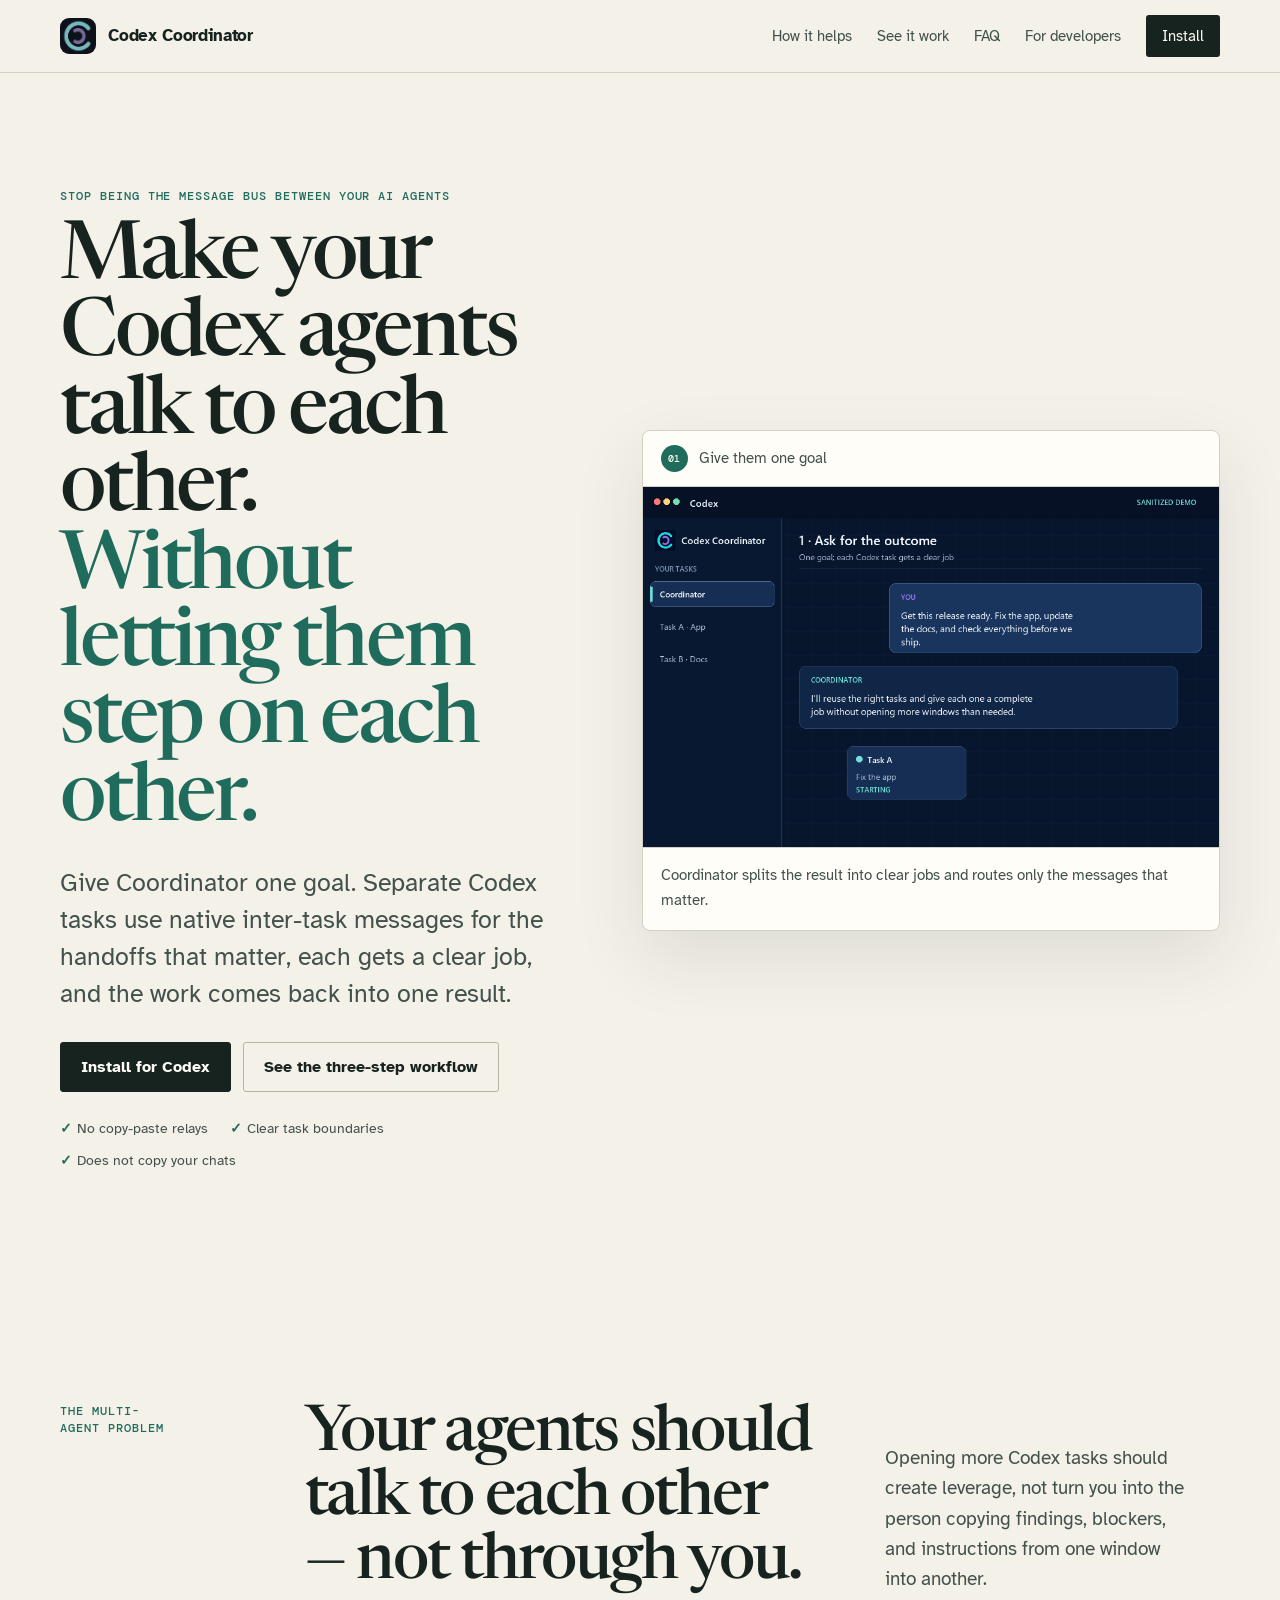
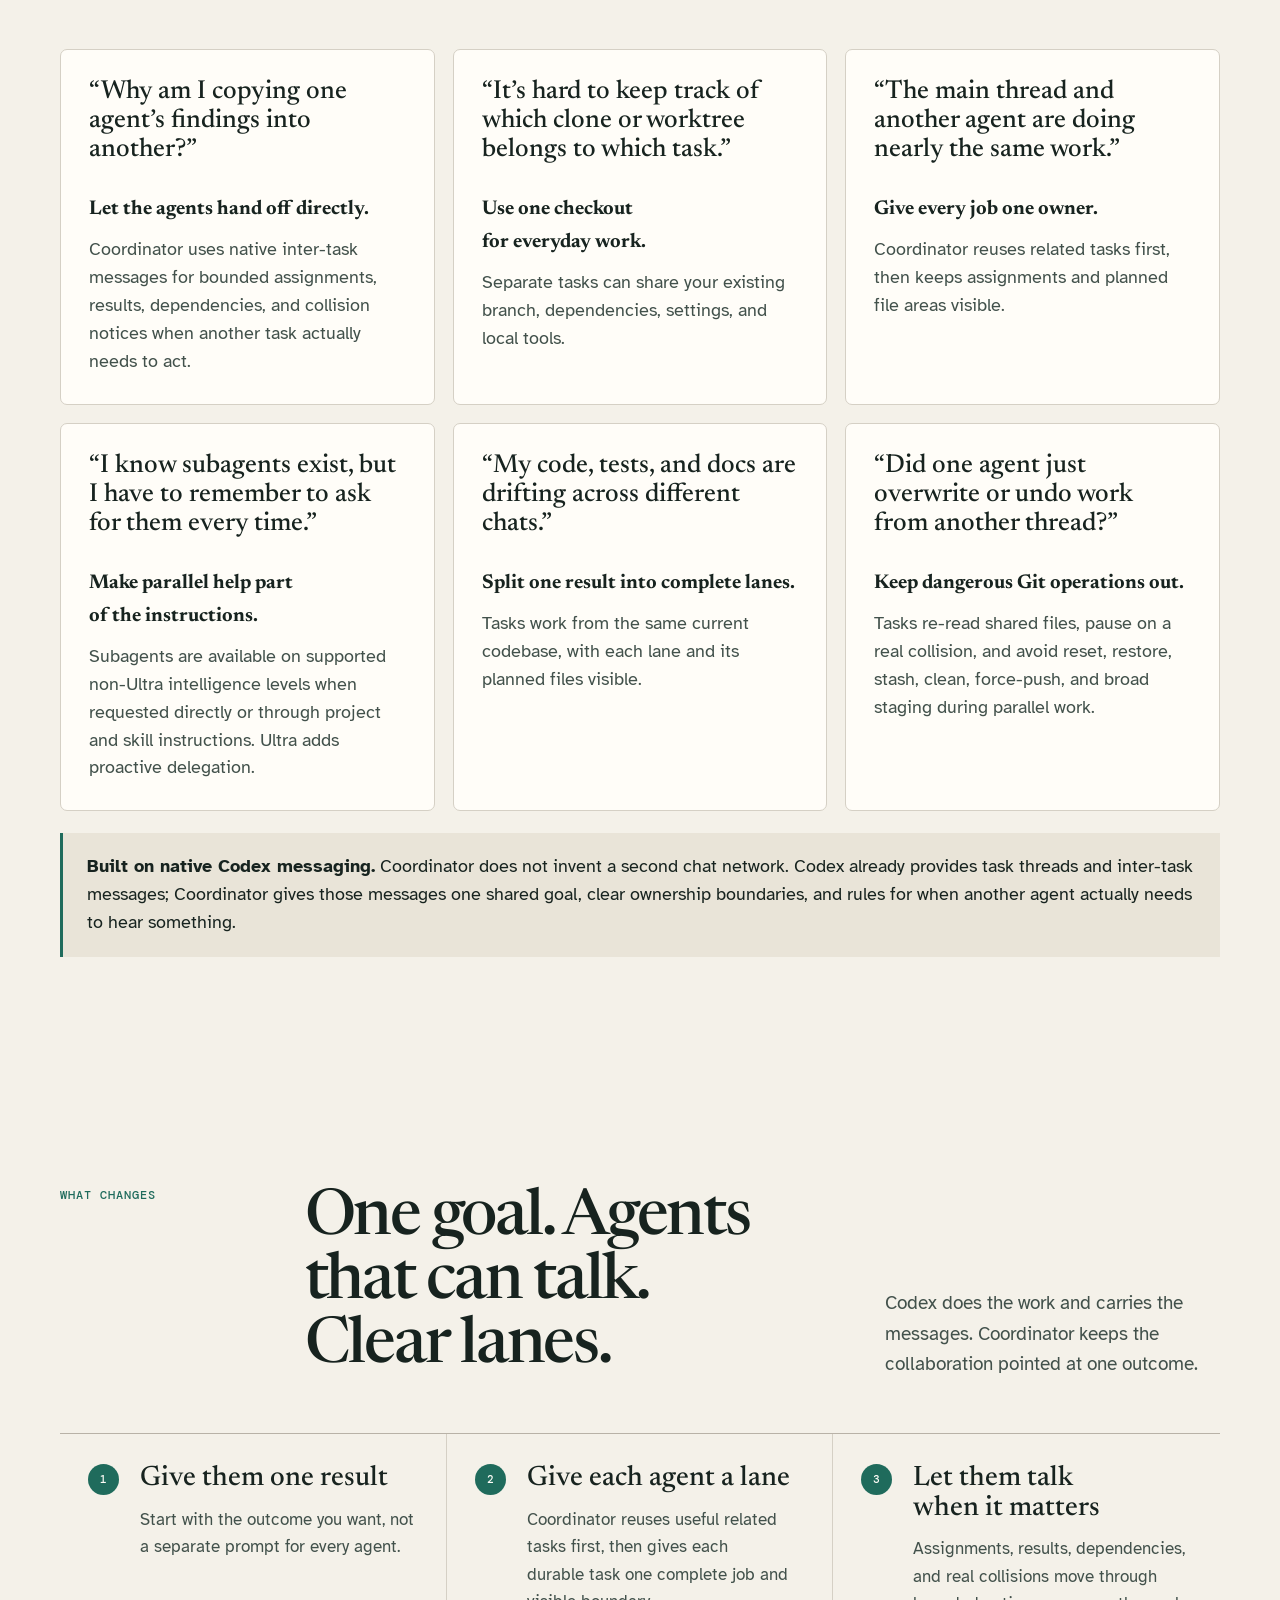
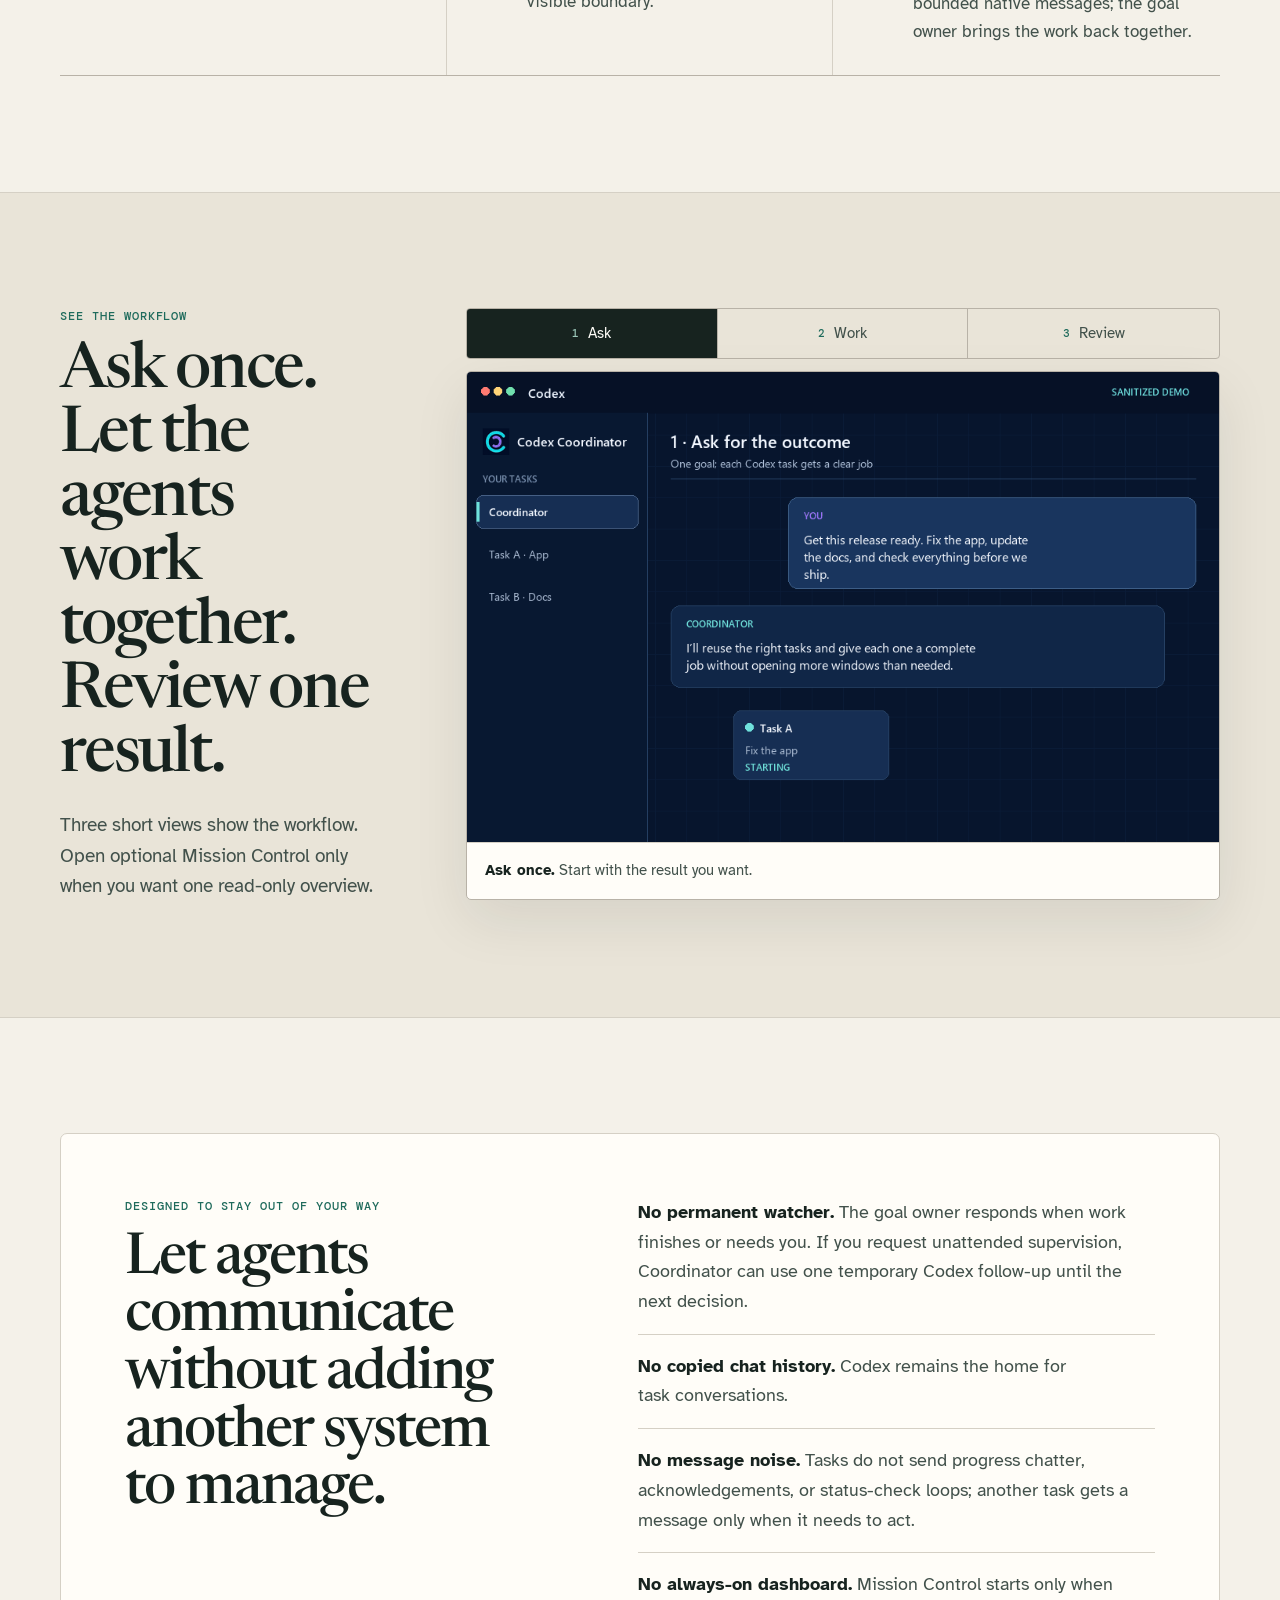
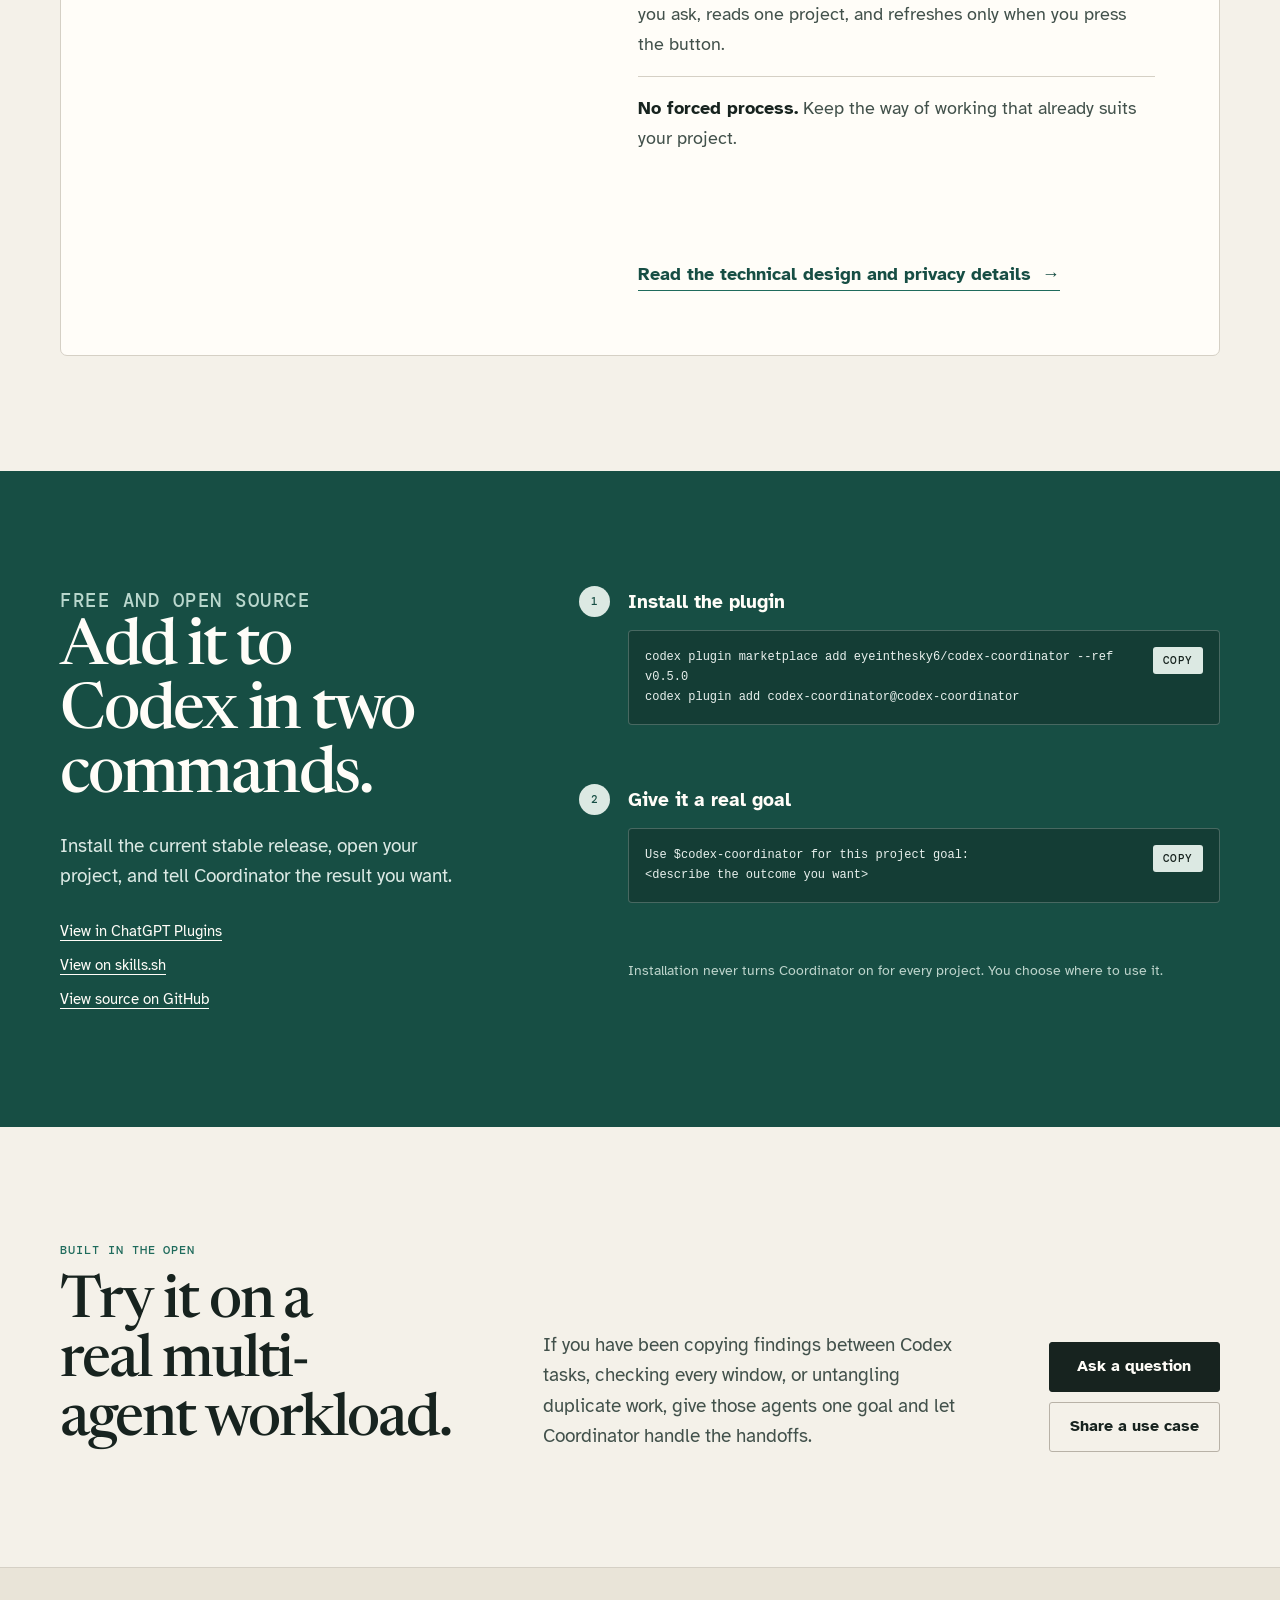
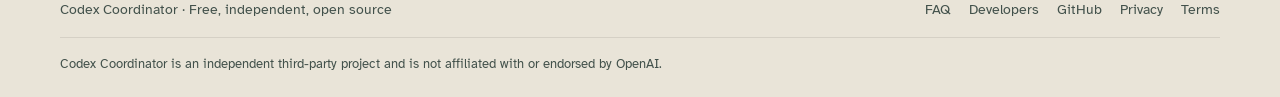
<file: site/index.html>
<!doctype html>
<html lang="en">
<head>
  <meta charset="utf-8">
  <meta name="viewport" content="width=device-width, initial-scale=1">
  <title>Codex Coordinator — Make your Codex agents talk to each other</title>
  <meta name="description" content="Let separate Codex tasks pass findings, handoffs, dependencies, and blockers through native messaging while Coordinator keeps each agent in a clear lane and brings the work back into one result.">
  <meta name="robots" content="index,follow,max-image-preview:large,max-snippet:-1">
  <meta name="google-site-verification" content="NMvrZiG-hLYRIF4eme-25FTskwq9YfP_Yt5hhco7q2k">
  <meta name="theme-color" content="#f4f1e9">
  <link rel="canonical" href="https://eyeinthesky6.github.io/codex-coordinator/">
  <link rel="sitemap" type="application/xml" href="https://eyeinthesky6.github.io/codex-coordinator/sitemap.xml">
  <link rel="icon" href="assets/logo.png" type="image/png">
  <meta property="og:type" content="website">
  <meta property="og:site_name" content="Codex Coordinator">
  <meta property="og:title" content="Make your Codex agents talk to each other">
  <meta property="og:description" content="Stop relaying updates between Codex windows. Give several agents one goal, clear lanes, and bounded native inter-task communication.">
  <meta property="og:url" content="https://eyeinthesky6.github.io/codex-coordinator/">
  <meta property="og:image" content="https://eyeinthesky6.github.io/codex-coordinator/assets/logo.png">
  <meta name="twitter:card" content="summary">
  <meta name="twitter:title" content="Codex Coordinator — Agents that can talk">
  <meta name="twitter:description" content="Let Codex agents hand off findings and blockers without making you the message bus between task windows.">
  <meta name="twitter:image" content="https://eyeinthesky6.github.io/codex-coordinator/assets/logo.png">
  <link rel="preconnect" href="https://fonts.googleapis.com">
  <link rel="preconnect" href="https://fonts.gstatic.com" crossorigin>
  <link href="https://fonts.googleapis.com/css2?family=Atkinson+Hyperlegible:wght@400;700&amp;family=DM+Mono:wght@400;500&amp;family=Newsreader:opsz,wght@6..72,500;6..72,600&amp;display=swap" rel="stylesheet">
  <link rel="stylesheet" href="styles.css">
  <script type="application/ld+json">
  {
    "@context": "https://schema.org",
    "@graph": [
      {
        "@type": "WebSite",
        "@id": "https://eyeinthesky6.github.io/codex-coordinator/#website",
        "url": "https://eyeinthesky6.github.io/codex-coordinator/",
        "name": "Codex Coordinator",
        "description": "Let separate Codex tasks communicate through native inter-task messaging while keeping clear ownership boundaries around one repository goal.",
        "inLanguage": "en"
      },
      {
        "@type": "SoftwareApplication",
        "@id": "https://eyeinthesky6.github.io/codex-coordinator/#software",
        "name": "Codex Coordinator",
        "applicationCategory": "DeveloperApplication",
        "operatingSystem": ["Windows", "macOS", "Linux"],
        "softwareVersion": "0.5.0",
        "softwareRequirements": "OpenAI Codex with plugin support; Git; Python 3.10 or newer",
        "description": "Lets Codex tasks exchange bounded assignments, results, dependencies, and collision notices through native messaging while keeping one repository goal divided into clear owned lanes.",
        "url": "https://eyeinthesky6.github.io/codex-coordinator/",
        "codeRepository": "https://github.com/eyeinthesky6/codex-coordinator",
        "isAccessibleForFree": true,
        "offers": {"@type":"Offer","price":"0","priceCurrency":"USD"},
        "sameAs": [
          "https://github.com/eyeinthesky6/codex-coordinator",
          "https://chatgpt.com/plugins/plugins_6a5c8cb6a5648191a43a76e6a1e637d8",
          "https://skills.sh/eyeinthesky6/codex-coordinator/codex-coordinator"
        ],
        "license": "https://opensource.org/license/mit",
        "author": {"@type":"Organization","name":"Six Ideas"}
      }
    ]
  }
  </script>
</head>
<body id="top">
  <a class="skip-link" href="#main-content">Skip to main content</a>

  <header class="site-header">
    <nav class="nav shell" aria-label="Primary navigation">
      <a class="brand" href="index.html"><img src="assets/logo.png" alt="" width="36" height="36">Codex Coordinator</a>
      <div class="nav-links">
        <a href="#how">How it helps</a>
        <a href="#demo">See it work</a>
        <a href="faq.html">FAQ</a>
        <a href="developers.html">For developers</a>
        <a class="nav-cta" href="#install">Install</a>
      </div>
    </nav>
  </header>

  <main id="main-content">
    <section class="hero shell">
      <div class="hero-copy">
        <p class="eyebrow">Stop being the message bus between your AI agents</p>
        <h1>Make your Codex agents talk to each other. <em>Without letting them step on each other.</em></h1>
        <p class="lede">Give Coordinator one goal. Separate Codex tasks use native inter-task messages for the handoffs that matter, each gets a clear job, and the work comes back into one result.</p>
        <div class="actions">
          <a class="button primary" href="#install">Install for Codex</a>
          <a class="button quiet" href="#demo">See the three-step workflow</a>
        </div>
        <ul class="trust-row" aria-label="Product highlights">
          <li>No copy-paste relays</li>
          <li>Clear task boundaries</li>
          <li>Does not copy your chats</li>
        </ul>
      </div>

      <figure class="hero-visual">
        <div class="visual-label"><span>01</span> Give them one goal</div>
        <img src="assets/demos/01-ask-and-split.gif" alt="A Codex goal being divided into a few clear tasks" width="960" height="600">
        <figcaption>Coordinator splits the result into clear jobs and routes only the messages that matter.</figcaption>
      </figure>
    </section>

    <section class="section shell" id="pain" aria-labelledby="pain-heading">
      <div class="section-heading">
        <p class="eyebrow">The multi-agent problem</p>
        <h2 id="pain-heading">Your agents should talk to each other — not through you.</h2>
        <p>Opening more Codex tasks should create leverage, not turn you into the person copying findings, blockers, and instructions from one window into another.</p>
      </div>
      <div class="pain-grid">
        <article class="pain-card"><blockquote>“Why am I copying one agent’s findings into another?”</blockquote><h3>Let the agents hand off directly.</h3><p>Coordinator uses native inter-task messages for bounded assignments, results, dependencies, and collision notices when another task actually needs to act.</p></article>
        <article class="pain-card"><blockquote>“It’s hard to keep track of which clone or worktree belongs to which task.”</blockquote><h3>Use one checkout for everyday work.</h3><p>Separate tasks can share your existing branch, dependencies, settings, and local tools.</p></article>
        <article class="pain-card"><blockquote>“The main thread and another agent are doing nearly the same work.”</blockquote><h3>Give every job one owner.</h3><p>Coordinator reuses related tasks first, then keeps assignments and planned file areas visible.</p></article>
        <article class="pain-card"><blockquote>“I know subagents exist, but I have to remember to ask for them every time.”</blockquote><h3>Make parallel help part of the instructions.</h3><p>Subagents are available on supported non-Ultra intelligence levels when requested directly or through project and skill instructions. Ultra adds proactive delegation.</p></article>
        <article class="pain-card"><blockquote>“My code, tests, and docs are drifting across different chats.”</blockquote><h3>Split one result into complete lanes.</h3><p>Tasks work from the same current codebase, with each lane and its planned files visible.</p></article>
        <article class="pain-card"><blockquote>“Did one agent just overwrite or undo work from another thread?”</blockquote><h3>Keep dangerous Git operations out.</h3><p>Tasks re-read shared files, pause on a real collision, and avoid reset, restore, stash, clean, force-push, and broad staging during parallel work.</p></article>
      </div>
      <p class="native-note"><strong>Built on native Codex messaging.</strong> Coordinator does not invent a second chat network. Codex already provides task threads and inter-task messages; Coordinator gives those messages one shared goal, clear ownership boundaries, and rules for when another agent actually needs to hear something.</p>
    </section>

    <section class="section shell" id="how" aria-labelledby="how-heading">
      <div class="section-heading">
        <p class="eyebrow">What changes</p>
        <h2 id="how-heading">One goal. Agents that can talk. Clear lanes.</h2>
        <p>Codex does the work and carries the messages. Coordinator keeps the collaboration pointed at one outcome.</p>
      </div>
      <ol class="steps">
        <li>
          <span>1</span>
          <div><h3>Give them one result</h3><p>Start with the outcome you want, not a separate prompt for every agent.</p></div>
        </li>
        <li>
          <span>2</span>
          <div><h3>Give each agent a lane</h3><p>Coordinator reuses useful related tasks first, then gives each durable task one complete job and visible boundary.</p></div>
        </li>
        <li>
          <span>3</span>
          <div><h3>Let them talk when it matters</h3><p>Assignments, results, dependencies, and real collisions move through bounded native messages; the goal owner brings the work back together.</p></div>
        </li>
      </ol>
    </section>

    <section class="demo-section" id="demo" aria-labelledby="demo-heading">
      <div class="section shell demo-layout">
        <div class="demo-copy">
          <p class="eyebrow">See the workflow</p>
          <h2 id="demo-heading">Ask once. Let the agents work together. Review one result.</h2>
          <p>Three short views show the workflow. Open optional Mission Control only when you want one read-only overview.</p>
        </div>
        <div class="demo-viewer">
          <div class="demo-tabs" role="tablist" aria-label="Coordinator workflow">
            <button class="demo-tab active" type="button" role="tab" aria-selected="true" aria-controls="demo-ask" data-demo-tab="demo-ask"><span>1</span>Ask</button>
            <button class="demo-tab" type="button" role="tab" aria-selected="false" aria-controls="demo-work" data-demo-tab="demo-work" tabindex="-1"><span>2</span>Work</button>
            <button class="demo-tab" type="button" role="tab" aria-selected="false" aria-controls="demo-result" data-demo-tab="demo-result" tabindex="-1"><span>3</span>Review</button>
          </div>
          <figure class="demo-panel" id="demo-ask" role="tabpanel">
            <img src="assets/demos/01-ask-and-split.gif" alt="One project goal becoming a few clear tasks" width="960" height="600">
            <figcaption><strong>Ask once.</strong> Start with the result you want.</figcaption>
          </figure>
          <figure class="demo-panel" id="demo-work" role="tabpanel" hidden>
            <img src="assets/demos/02-tasks-at-work.gif" alt="Several Codex tasks working on separate owned jobs" width="960" height="600">
            <figcaption><strong>Work together.</strong> Agents stay inside clear lanes and share only the handoffs that matter.</figcaption>
          </figure>
          <figure class="demo-panel" id="demo-result" role="tabpanel" hidden>
            <img src="assets/demos/03-one-result.gif" alt="A current view of completed and active Codex work" width="960" height="600">
            <figcaption><strong>Get one result.</strong> See what finished, what remains, and what needs your decision.</figcaption>
          </figure>
        </div>
      </div>
    </section>

    <section class="section shell" aria-labelledby="calm-heading">
      <div class="calm-card">
        <div>
          <p class="eyebrow">Designed to stay out of your way</p>
          <h2 id="calm-heading">Let agents communicate without adding another system to manage.</h2>
        </div>
        <ul class="plain-checks">
          <li><strong>No permanent watcher.</strong> The goal owner responds when work finishes or needs you. If you request unattended supervision, Coordinator can use one temporary Codex follow-up until the next decision.</li>
          <li><strong>No copied chat history.</strong> Codex remains the home for task conversations.</li>
          <li><strong>No message noise.</strong> Tasks do not send progress chatter, acknowledgements, or status-check loops; another task gets a message only when it needs to act.</li>
          <li><strong>No always-on dashboard.</strong> Mission Control starts only when you ask, reads one project, and refreshes only when you press the button.</li>
          <li><strong>No forced process.</strong> Keep the way of working that already suits your project.</li>
        </ul>
        <a class="text-link" href="developers.html">Read the technical design and privacy details <span aria-hidden="true">→</span></a>
      </div>
    </section>

    <section class="install-section" id="install" aria-labelledby="install-heading">
      <div class="section shell install-layout">
        <div class="install-copy">
          <p class="eyebrow">Free and open source</p>
          <h2 id="install-heading">Add it to Codex in two commands.</h2>
          <p>Install the current stable release, open your project, and tell Coordinator the result you want.</p>
          <div class="listing-links">
            <a href="https://chatgpt.com/plugins/plugins_6a5c8cb6a5648191a43a76e6a1e637d8">View in ChatGPT Plugins</a>
            <a href="https://skills.sh/eyeinthesky6/codex-coordinator/codex-coordinator">View on skills.sh</a>
            <a href="https://github.com/eyeinthesky6/codex-coordinator">View source on GitHub</a>
          </div>
        </div>
        <div class="install-steps">
          <div class="install-step">
            <span>1</span>
            <div><h3>Install the plugin</h3><div class="command"><code id="install-command">codex plugin marketplace add eyeinthesky6/codex-coordinator --ref v0.5.0
codex plugin add codex-coordinator@codex-coordinator</code><button class="copy" type="button" data-copy="install-command">Copy</button></div></div>
          </div>
          <div class="install-step">
            <span>2</span>
            <div><h3>Give it a real goal</h3><div class="command"><code id="prompt-command">Use $codex-coordinator for this project goal:
&lt;describe the outcome you want&gt;</code><button class="copy" type="button" data-copy="prompt-command">Copy</button></div></div>
          </div>
          <p class="install-note">Installation never turns Coordinator on for every project. You choose where to use it.</p>
          <span class="sr-only" id="copy-status" aria-live="polite"></span>
        </div>
      </div>
    </section>

    <section class="section shell community" aria-labelledby="community-heading">
      <div><p class="eyebrow">Built in the open</p><h2 id="community-heading">Try it on a real multi-agent workload.</h2></div>
      <p>If you have been copying findings between Codex tasks, checking every window, or untangling duplicate work, give those agents one goal and let Coordinator handle the handoffs.</p>
      <div class="community-actions">
        <a class="button primary" href="https://github.com/eyeinthesky6/codex-coordinator/discussions/categories/q-a">Ask a question</a>
        <a class="button quiet" href="https://github.com/eyeinthesky6/codex-coordinator/discussions/categories/ideas">Share a use case</a>
      </div>
    </section>
  </main>

  <footer class="site-footer">
    <div class="footer-grid shell">
      <span>Codex Coordinator · Free, independent, open source</span>
      <div class="footer-links"><a href="faq.html">FAQ</a><a href="developers.html">Developers</a><a href="https://github.com/eyeinthesky6/codex-coordinator">GitHub</a><a href="https://github.com/eyeinthesky6/codex-coordinator/blob/main/PRIVACY.md">Privacy</a><a href="https://github.com/eyeinthesky6/codex-coordinator/blob/main/TERMS.md">Terms</a></div>
    </div>
    <p class="independent shell">Codex Coordinator is an independent third-party project and is not affiliated with or endorsed by OpenAI.</p>
  </footer>
  <script src="site.js"></script>
</body>
</html>
</file>
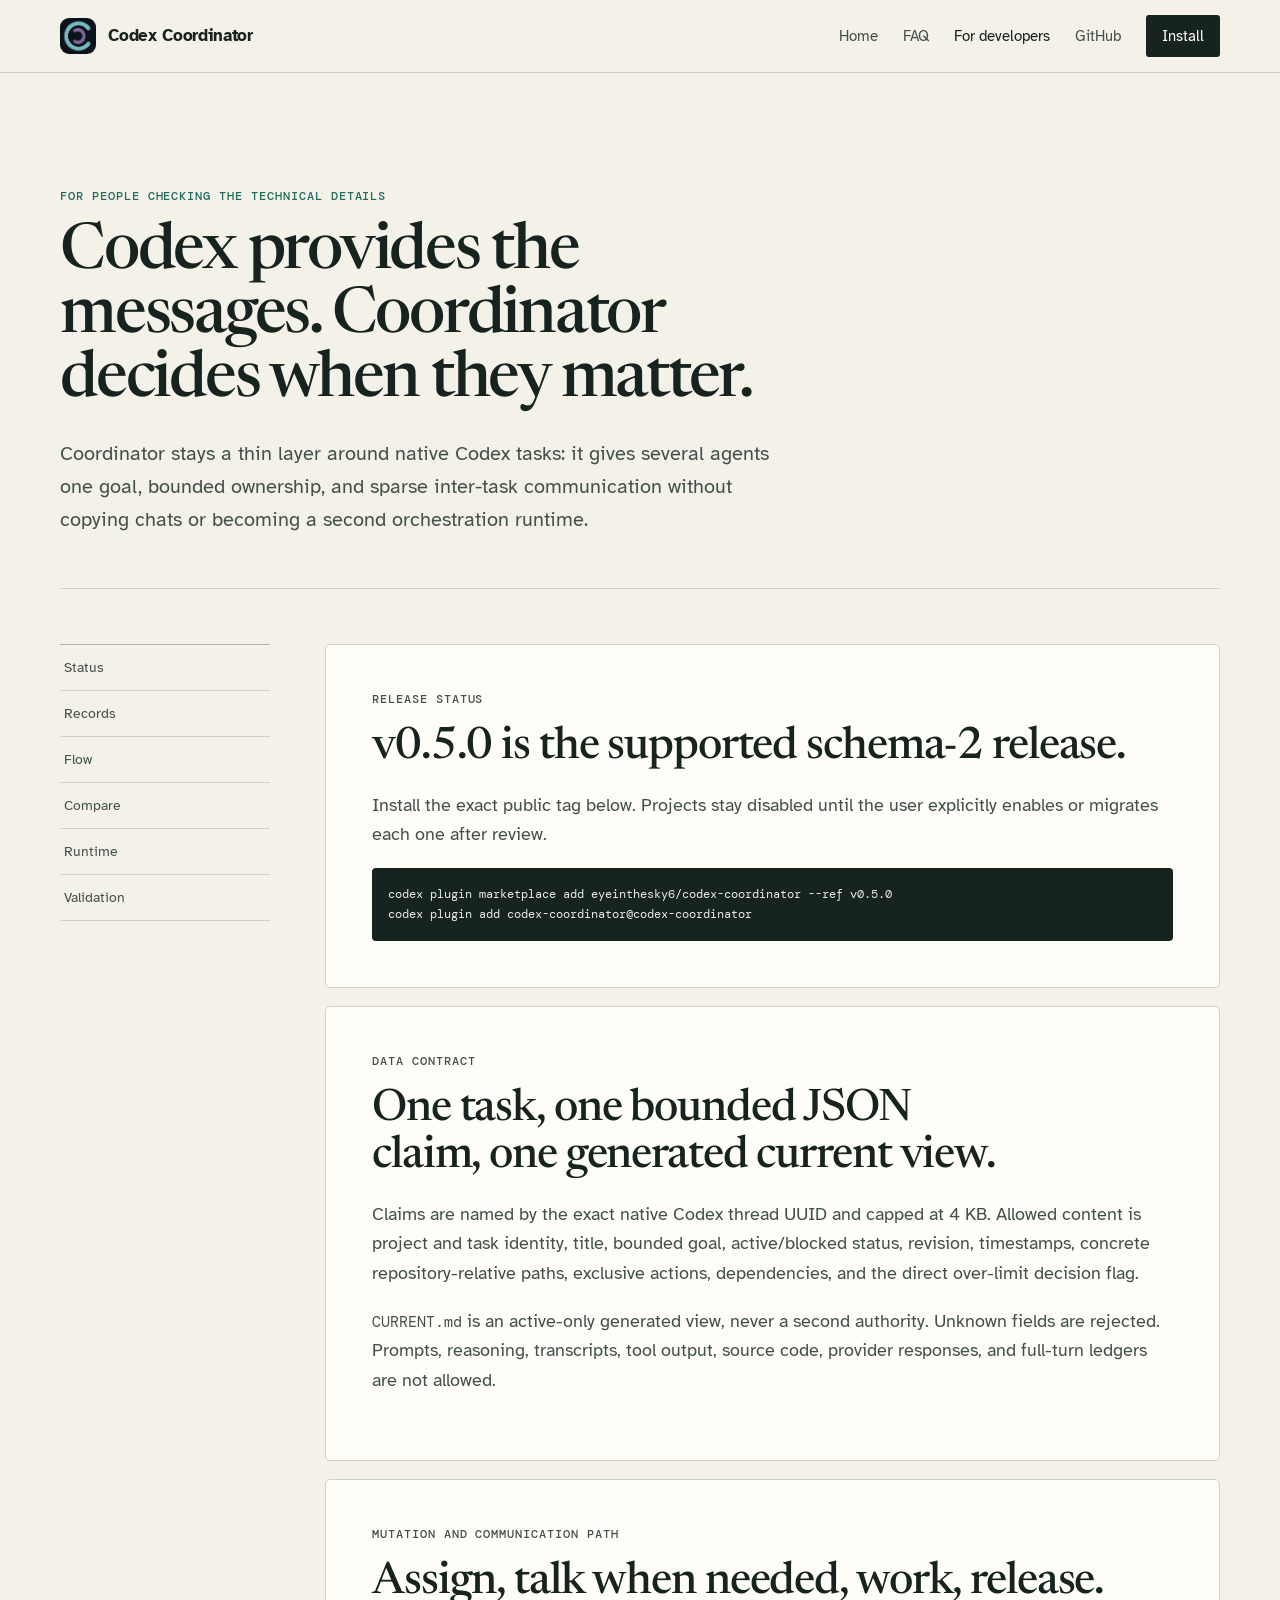
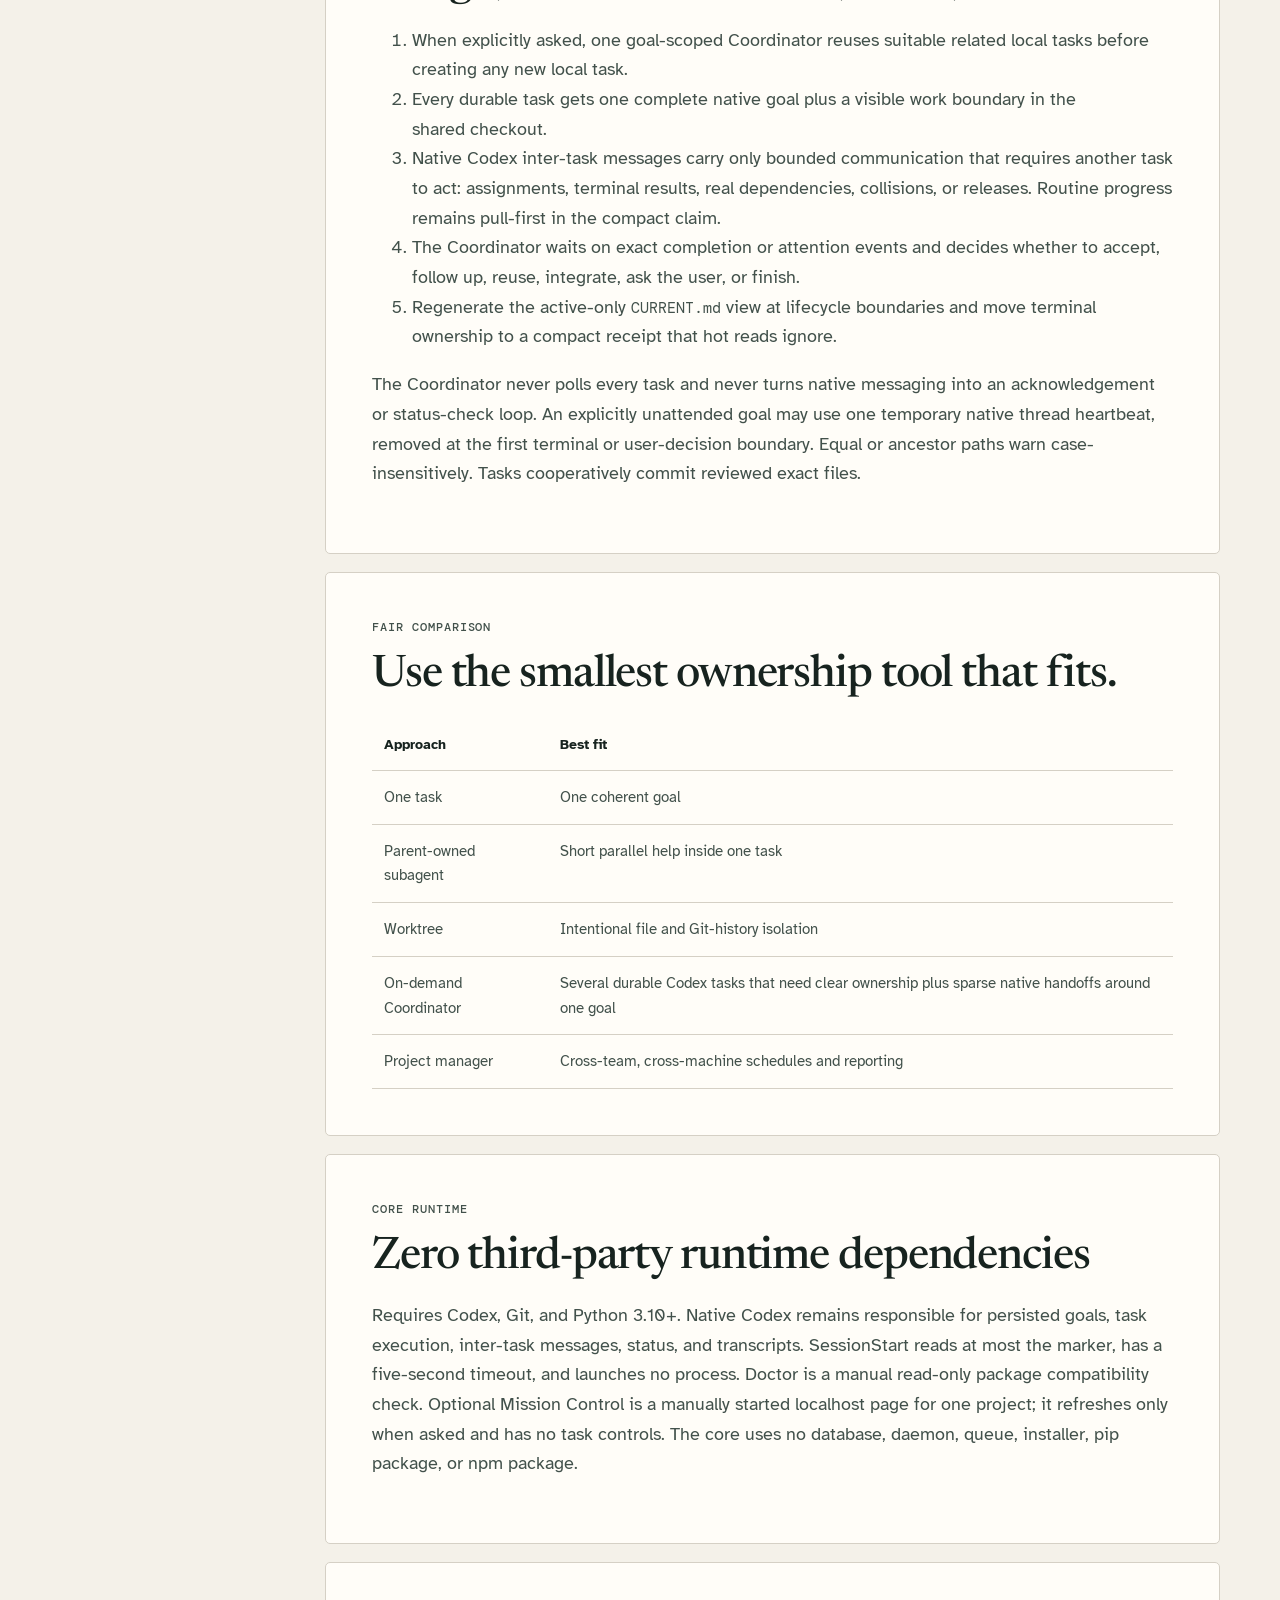
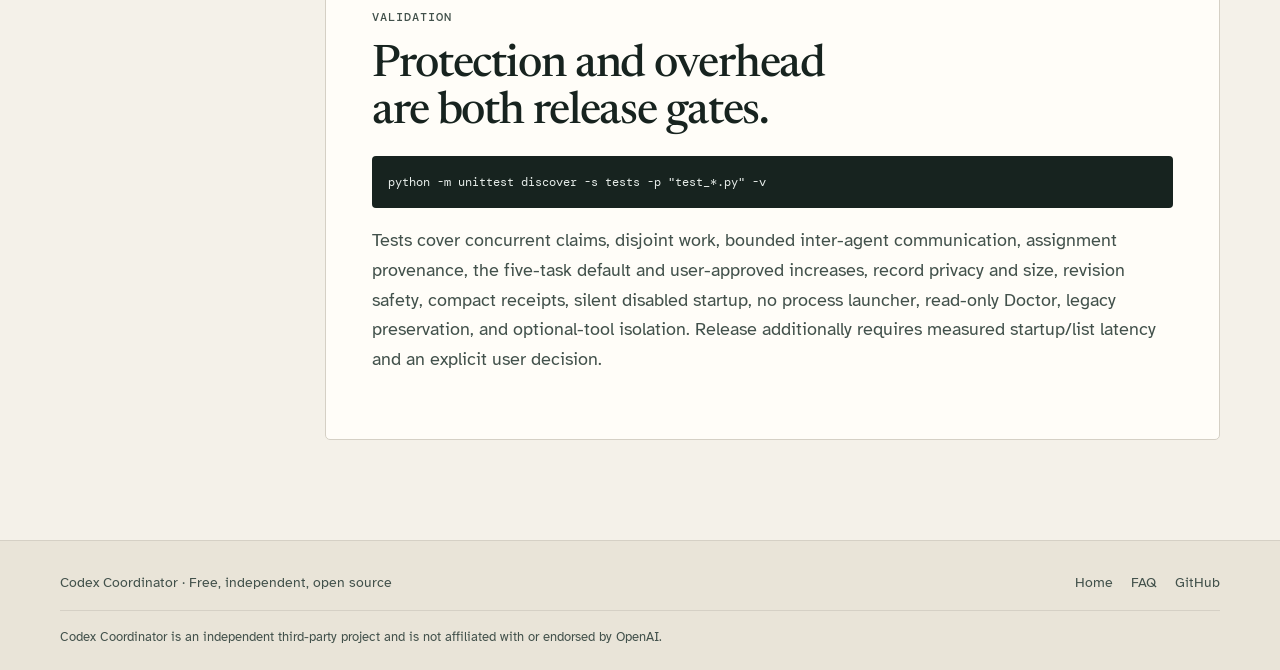
<file: site/developers.html>
<!doctype html>
<html lang="en">
<head>
  <meta charset="utf-8"><meta name="viewport" content="width=device-width, initial-scale=1">
  <title>Codex Coordinator for developers — Native inter-task messaging with clear boundaries</title>
  <meta name="description" content="See how Codex Coordinator uses native Codex inter-task messaging, bounded ownership claims, shared-checkout safeguards, privacy limits, and release tests.">
  <meta name="robots" content="index,follow,max-image-preview:large,max-snippet:-1"><meta name="theme-color" content="#f4f1e9">
  <link rel="canonical" href="https://eyeinthesky6.github.io/codex-coordinator/developers.html"><link rel="icon" href="assets/logo.png" type="image/png">
  <meta property="og:type" content="website"><meta property="og:site_name" content="Codex Coordinator"><meta property="og:title" content="Native Codex messaging, bounded by ownership"><meta property="og:description" content="Review how Coordinator uses sparse inter-task communication, task ownership, shared-checkout safety, privacy limits, Doctor, and release tests."><meta property="og:url" content="https://eyeinthesky6.github.io/codex-coordinator/developers.html"><meta property="og:image" content="https://eyeinthesky6.github.io/codex-coordinator/assets/logo.png"><meta name="twitter:card" content="summary">
  <link rel="preconnect" href="https://fonts.googleapis.com"><link rel="preconnect" href="https://fonts.gstatic.com" crossorigin><link href="https://fonts.googleapis.com/css2?family=Atkinson+Hyperlegible:wght@400;700&amp;family=DM+Mono:wght@400;500&amp;family=Newsreader:opsz,wght@6..72,500;6..72,600&amp;display=swap" rel="stylesheet"><link rel="stylesheet" href="styles.css">
</head>
<body>
  <a class="skip-link" href="#main-content">Skip to main content</a>
  <header class="site-header"><nav class="nav shell" aria-label="Primary navigation"><a class="brand" href="index.html"><img src="assets/logo.png" alt="" width="36" height="36">Codex Coordinator</a><div class="nav-links"><a href="index.html">Home</a><a href="faq.html">FAQ</a><a href="developers.html" aria-current="page">For developers</a><a href="https://github.com/eyeinthesky6/codex-coordinator">GitHub</a><a class="nav-cta" href="index.html#install">Install</a></div></nav></header>

  <main id="main-content" class="shell">
    <header class="page-hero"><p class="eyebrow">For people checking the technical details</p><h1>Codex provides the messages. Coordinator decides when they matter.</h1><p>Coordinator stays a thin layer around native Codex tasks: it gives several agents one goal, bounded ownership, and sparse inter-task communication without copying chats or becoming a second orchestration runtime.</p></header>
    <div class="content-layout">
      <nav class="side-nav" aria-label="Developer guide sections"><a href="#status">Status</a><a href="#records">Records</a><a href="#flow">Flow</a><a href="#compare">Compare</a><a href="#runtime">Runtime</a><a href="#validation">Validation</a></nav>
      <div class="content-stack">
        <section class="content-block" id="status"><p class="section-label">Release status</p><h2>v0.5.0 is the supported schema-2 release.</h2><p>Install the exact public tag below. Projects stay disabled until the user explicitly enables or migrates each one after review.</p><div class="code-block">codex plugin marketplace add eyeinthesky6/codex-coordinator --ref v0.5.0<br>codex plugin add codex-coordinator@codex-coordinator</div></section>

        <section class="content-block" id="records"><p class="section-label">Data contract</p><h2>One task, one bounded JSON claim, one generated current view.</h2><p>Claims are named by the exact native Codex thread UUID and capped at 4 KB. Allowed content is project and task identity, title, bounded goal, active/blocked status, revision, timestamps, concrete repository-relative paths, exclusive actions, dependencies, and the direct over-limit decision flag.</p><p><code>CURRENT.md</code> is an active-only generated view, never a second authority. Unknown fields are rejected. Prompts, reasoning, transcripts, tool output, source code, provider responses, and full-turn ledgers are not allowed.</p></section>

        <section class="content-block" id="flow"><p class="section-label">Mutation and communication path</p><h2>Assign, talk when needed, work, release.</h2><ol><li>When explicitly asked, one goal-scoped Coordinator reuses suitable related local tasks before creating any new local task.</li><li>Every durable task gets one complete native goal plus a visible work boundary in the shared checkout.</li><li>Native Codex inter-task messages carry only bounded communication that requires another task to act: assignments, terminal results, real dependencies, collisions, or releases. Routine progress remains pull-first in the compact claim.</li><li>The Coordinator waits on exact completion or attention events and decides whether to accept, follow up, reuse, integrate, ask the user, or finish.</li><li>Regenerate the active-only <code>CURRENT.md</code> view at lifecycle boundaries and move terminal ownership to a compact receipt that hot reads ignore.</li></ol><p>The Coordinator never polls every task and never turns native messaging into an acknowledgement or status-check loop. An explicitly unattended goal may use one temporary native thread heartbeat, removed at the first terminal or user-decision boundary. Equal or ancestor paths warn case-insensitively. Tasks cooperatively commit reviewed exact files.</p></section>

        <section class="content-block" id="compare"><p class="section-label">Fair comparison</p><h2>Use the smallest ownership tool that fits.</h2><div class="comparison-wrap"><table class="comparison"><thead><tr><th>Approach</th><th>Best fit</th></tr></thead><tbody><tr><td>One task</td><td>One coherent goal</td></tr><tr><td>Parent-owned subagent</td><td>Short parallel help inside one task</td></tr><tr><td>Worktree</td><td>Intentional file and Git-history isolation</td></tr><tr><td>On-demand Coordinator</td><td>Several durable Codex tasks that need clear ownership plus sparse native handoffs around one goal</td></tr><tr><td>Project manager</td><td>Cross-team, cross-machine schedules and reporting</td></tr></tbody></table></div></section>

        <section class="content-block" id="runtime"><p class="section-label">Core runtime</p><h2>Zero third-party runtime dependencies</h2><p>Requires Codex, Git, and Python 3.10+. Native Codex remains responsible for persisted goals, task execution, inter-task messages, status, and transcripts. SessionStart reads at most the marker, has a five-second timeout, and launches no process. Doctor is a manual read-only package compatibility check. Optional Mission Control is a manually started localhost page for one project; it refreshes only when asked and has no task controls. The core uses no database, daemon, queue, installer, pip package, or npm package.</p></section>

        <section class="content-block" id="validation"><p class="section-label">Validation</p><h2>Protection and overhead are both release gates.</h2><div class="code-block">python -m unittest discover -s tests -p "test_*.py" -v</div><p>Tests cover concurrent claims, disjoint work, bounded inter-agent communication, assignment provenance, the five-task default and user-approved increases, record privacy and size, revision safety, compact receipts, silent disabled startup, no process launcher, read-only Doctor, legacy preservation, and optional-tool isolation. Release additionally requires measured startup/list latency and an explicit user decision.</p></section>
      </div>
    </div>
  </main>
  <footer class="site-footer"><div class="footer-grid shell"><span>Codex Coordinator · Free, independent, open source</span><div class="footer-links"><a href="index.html">Home</a><a href="faq.html">FAQ</a><a href="https://github.com/eyeinthesky6/codex-coordinator">GitHub</a></div></div><p class="independent shell">Codex Coordinator is an independent third-party project and is not affiliated with or endorsed by OpenAI.</p></footer>
</body>
</html>
</file>
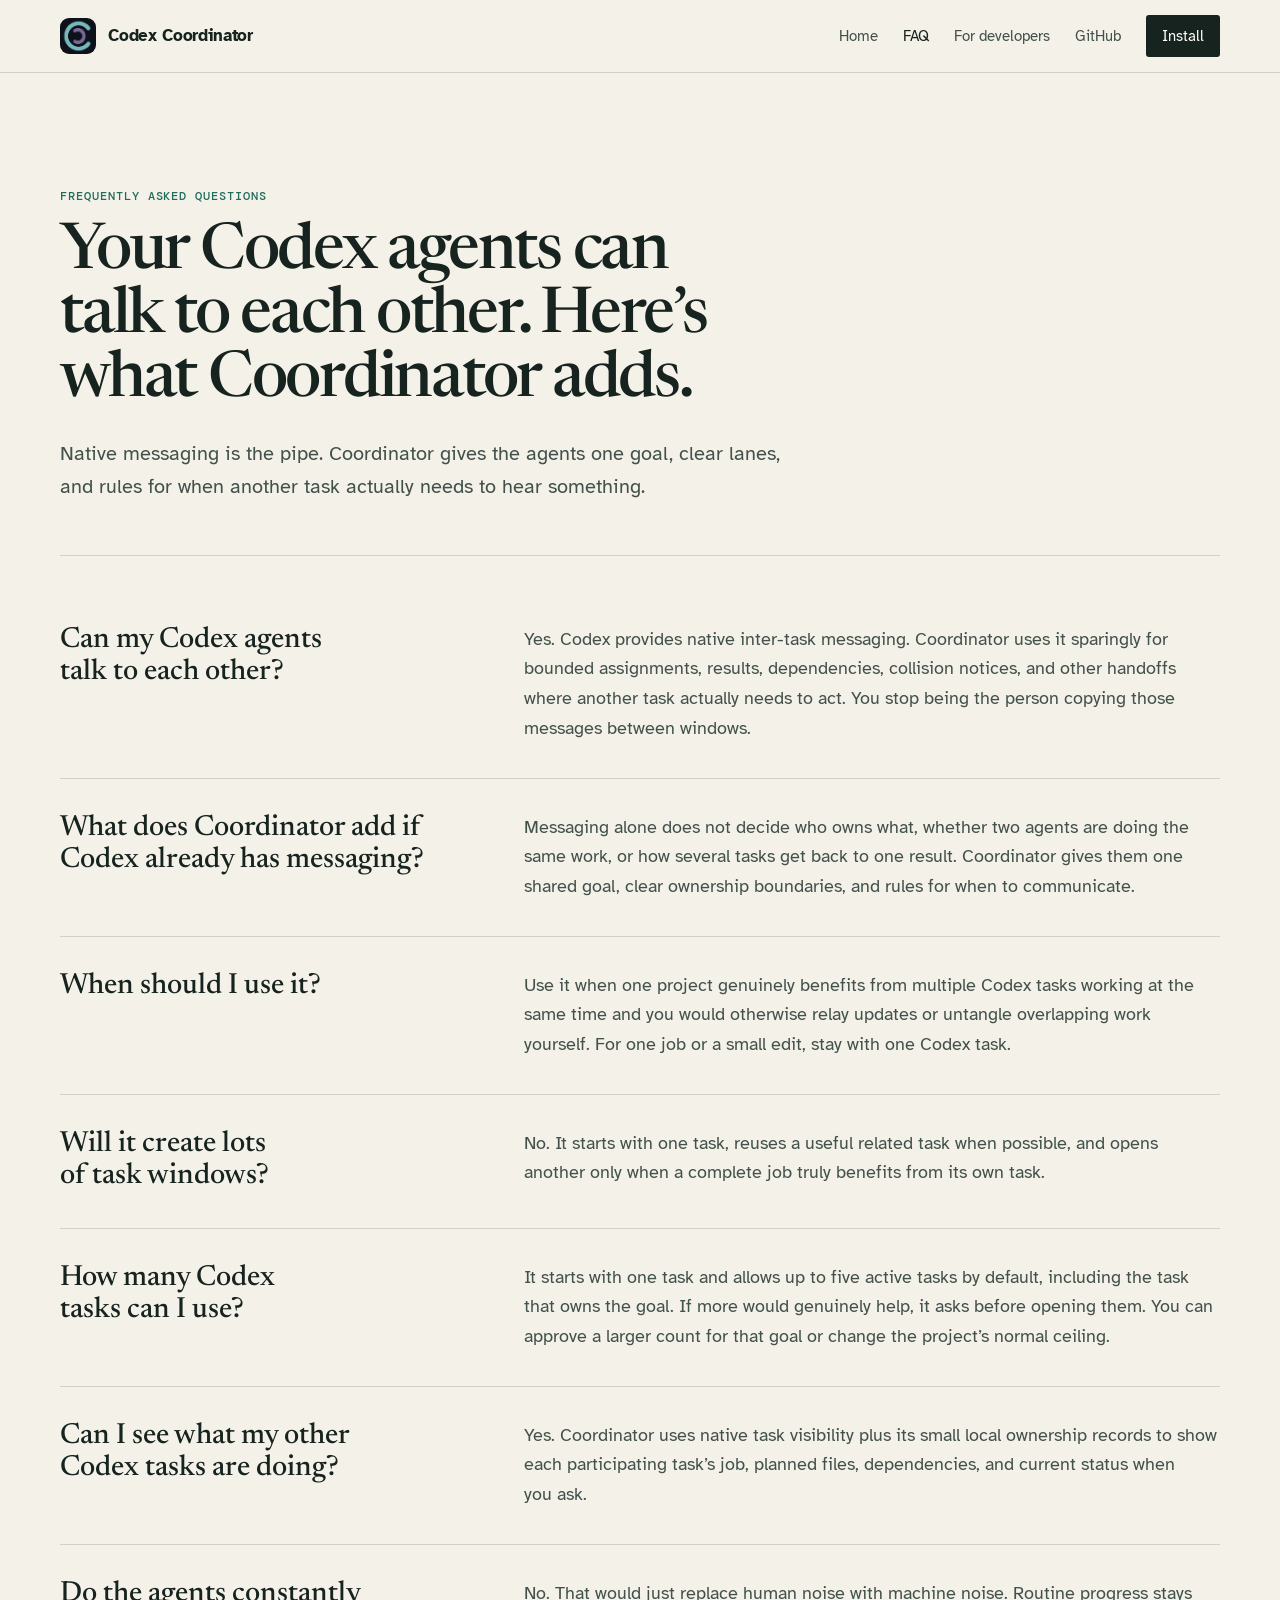
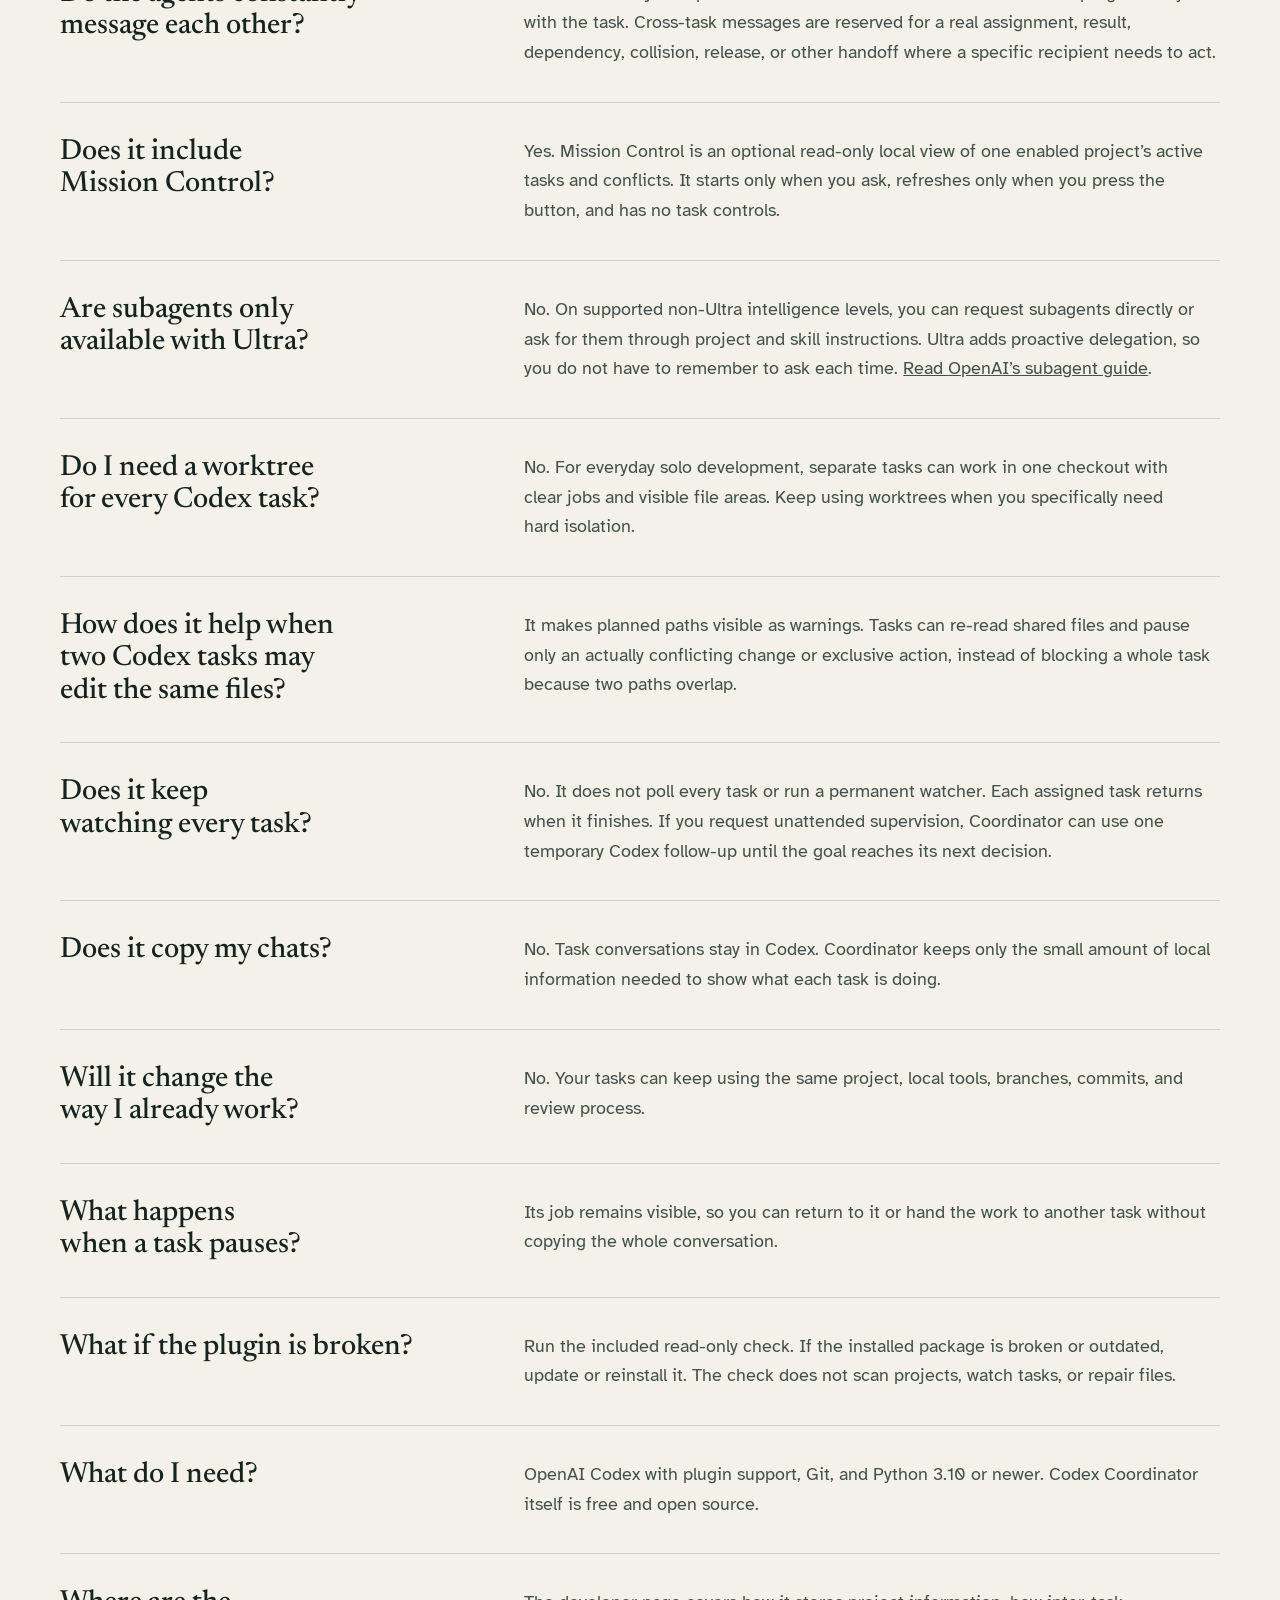
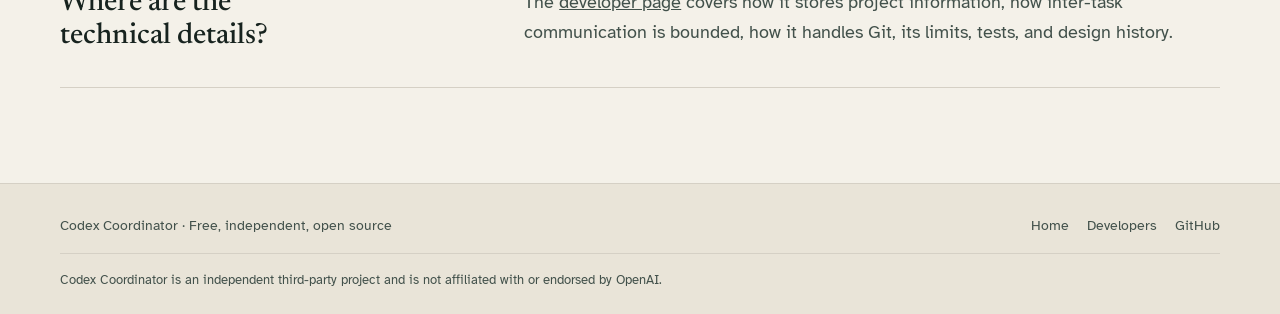
<file: site/faq.html>
<!doctype html>
<html lang="en">
<head>
  <meta charset="utf-8">
  <meta name="viewport" content="width=device-width, initial-scale=1">
  <title>Codex Coordinator FAQ — Let Codex agents talk without chaos</title>
  <meta name="description" content="Learn how Codex tasks talk through native inter-task messages, how Coordinator keeps those handoffs bounded, and how it prevents duplicate work and crossed edits.">
  <meta name="robots" content="index,follow,max-image-preview:large,max-snippet:-1">
  <meta name="theme-color" content="#f4f1e9">
  <link rel="canonical" href="https://eyeinthesky6.github.io/codex-coordinator/faq.html">
  <link rel="icon" href="assets/logo.png" type="image/png">
  <meta property="og:type" content="website">
  <meta property="og:site_name" content="Codex Coordinator">
  <meta property="og:title" content="Codex Coordinator FAQ — Agents that can talk">
  <meta property="og:description" content="Clear answers about native Codex inter-task messaging, task boundaries, duplicate work, privacy, and when Coordinator helps.">
  <meta property="og:url" content="https://eyeinthesky6.github.io/codex-coordinator/faq.html">
  <meta property="og:image" content="https://eyeinthesky6.github.io/codex-coordinator/assets/logo.png">
  <meta name="twitter:card" content="summary">
  <link rel="preconnect" href="https://fonts.googleapis.com">
  <link rel="preconnect" href="https://fonts.gstatic.com" crossorigin>
  <link href="https://fonts.googleapis.com/css2?family=Atkinson+Hyperlegible:wght@400;700&amp;family=DM+Mono:wght@400;500&amp;family=Newsreader:opsz,wght@6..72,500;6..72,600&amp;display=swap" rel="stylesheet">
  <link rel="stylesheet" href="styles.css">
  <script type="application/ld+json">
  {
    "@context":"https://schema.org",
    "@type":"FAQPage",
    "mainEntity":[
      {"@type":"Question","name":"Can my Codex agents talk to each other?","acceptedAnswer":{"@type":"Answer","text":"Yes. Codex provides native inter-task messaging. Coordinator uses it sparingly for bounded assignments, results, dependencies, collision notices, and other handoffs where another task actually needs to act, so you do not have to relay the message yourself."}},
      {"@type":"Question","name":"What does Codex Coordinator add if Codex already has messaging?","acceptedAnswer":{"@type":"Answer","text":"Coordinator gives several Codex tasks one shared goal, clear ownership boundaries, and rules for when to communicate. It keeps the agents from duplicating work or turning native messaging into status chatter."}},
      {"@type":"Question","name":"Will it create lots of task windows?","acceptedAnswer":{"@type":"Answer","text":"No. It starts with one task, reuses a useful related task when possible, and opens another only when a complete job truly benefits from its own task."}},
      {"@type":"Question","name":"How many Codex tasks can I use?","acceptedAnswer":{"@type":"Answer","text":"It starts with one task and allows up to five active tasks by default, including the task that owns the goal. If more would genuinely help, it asks before opening them. You can approve a larger count for that goal or change the project's normal ceiling."}},
      {"@type":"Question","name":"Can I see what my other Codex tasks are doing?","acceptedAnswer":{"@type":"Answer","text":"Yes. Coordinator uses native task visibility plus its small local ownership records to show each participating task's job, planned files, dependencies, and current status when you ask."}},
      {"@type":"Question","name":"Does it include Mission Control?","acceptedAnswer":{"@type":"Answer","text":"Yes. Mission Control is an optional read-only local view of one enabled project's active tasks and conflicts. It starts only when you ask and refreshes only when you press the button."}},
      {"@type":"Question","name":"Are subagents only available with Ultra?","acceptedAnswer":{"@type":"Answer","text":"No. On supported non-Ultra intelligence levels, you can request subagents directly or ask for them through project and skill instructions. Ultra adds proactive delegation, so you do not have to remember to ask each time."}},
      {"@type":"Question","name":"Do I need a worktree for every Codex task?","acceptedAnswer":{"@type":"Answer","text":"No. For everyday solo development, separate tasks can work in one checkout with clear jobs and visible file areas. Keep using worktrees when you specifically need hard isolation."}},
      {"@type":"Question","name":"How does it help when two Codex tasks may edit the same files?","acceptedAnswer":{"@type":"Answer","text":"It makes planned paths visible as warnings so tasks can re-read shared files and pause only an actually conflicting change or exclusive action."}},
      {"@type":"Question","name":"What if the plugin is broken?","acceptedAnswer":{"@type":"Answer","text":"Run the included read-only check. If the installed package is broken or outdated, update or reinstall it. The check never watches projects or repairs files itself."}},
      {"@type":"Question","name":"Does it copy my chats?","acceptedAnswer":{"@type":"Answer","text":"No. Task conversations stay in Codex. Coordinator keeps only the small amount of local information needed to show what each task is doing."}}
    ]
  }
  </script>
</head>
<body>
  <a class="skip-link" href="#main-content">Skip to main content</a>
  <header class="site-header">
    <nav class="nav shell" aria-label="Primary navigation">
      <a class="brand" href="index.html"><img src="assets/logo.png" alt="" width="36" height="36">Codex Coordinator</a>
      <div class="nav-links"><a href="index.html">Home</a><a href="faq.html" aria-current="page">FAQ</a><a href="developers.html">For developers</a><a href="https://github.com/eyeinthesky6/codex-coordinator">GitHub</a><a class="nav-cta" href="index.html#install">Install</a></div>
    </nav>
  </header>

  <main id="main-content" class="shell">
    <header class="page-hero">
      <p class="eyebrow">Frequently asked questions</p>
      <h1>Your Codex agents can talk to each other. Here’s what Coordinator adds.</h1>
      <p>Native messaging is the pipe. Coordinator gives the agents one goal, clear lanes, and rules for when another task actually needs to hear something.</p>
    </header>

    <div class="faq-list">
      <article class="faq-item"><h2>Can my Codex agents talk to each other?</h2><p>Yes. Codex provides native inter-task messaging. Coordinator uses it sparingly for bounded assignments, results, dependencies, collision notices, and other handoffs where another task actually needs to act. You stop being the person copying those messages between windows.</p></article>
      <article class="faq-item"><h2>What does Coordinator add if Codex already has messaging?</h2><p>Messaging alone does not decide who owns what, whether two agents are doing the same work, or how several tasks get back to one result. Coordinator gives them one shared goal, clear ownership boundaries, and rules for when to communicate.</p></article>
      <article class="faq-item"><h2>When should I use it?</h2><p>Use it when one project genuinely benefits from multiple Codex tasks working at the same time and you would otherwise relay updates or untangle overlapping work yourself. For one job or a small edit, stay with one Codex task.</p></article>
      <article class="faq-item"><h2>Will it create lots of task windows?</h2><p>No. It starts with one task, reuses a useful related task when possible, and opens another only when a complete job truly benefits from its own task.</p></article>
      <article class="faq-item"><h2>How many Codex tasks can I use?</h2><p>It starts with one task and allows up to five active tasks by default, including the task that owns the goal. If more would genuinely help, it asks before opening them. You can approve a larger count for that goal or change the project’s normal ceiling.</p></article>
      <article class="faq-item"><h2>Can I see what my other Codex tasks are doing?</h2><p>Yes. Coordinator uses native task visibility plus its small local ownership records to show each participating task’s job, planned files, dependencies, and current status when you ask.</p></article>
      <article class="faq-item"><h2>Do the agents constantly message each other?</h2><p>No. That would just replace human noise with machine noise. Routine progress stays with the task. Cross-task messages are reserved for a real assignment, result, dependency, collision, release, or other handoff where a specific recipient needs to act.</p></article>
      <article class="faq-item"><h2>Does it include Mission Control?</h2><p>Yes. Mission Control is an optional read-only local view of one enabled project’s active tasks and conflicts. It starts only when you ask, refreshes only when you press the button, and has no task controls.</p></article>
      <article class="faq-item"><h2>Are subagents only available with Ultra?</h2><p>No. On supported non-Ultra intelligence levels, you can request subagents directly or ask for them through project and skill instructions. Ultra adds proactive delegation, so you do not have to remember to ask each time. <a href="https://developers.openai.com/codex/concepts/subagents">Read OpenAI’s subagent guide</a>.</p></article>
      <article class="faq-item"><h2>Do I need a worktree for every Codex task?</h2><p>No. For everyday solo development, separate tasks can work in one checkout with clear jobs and visible file areas. Keep using worktrees when you specifically need hard isolation.</p></article>
      <article class="faq-item"><h2>How does it help when two Codex tasks may edit the same files?</h2><p>It makes planned paths visible as warnings. Tasks can re-read shared files and pause only an actually conflicting change or exclusive action, instead of blocking a whole task because two paths overlap.</p></article>
      <article class="faq-item"><h2>Does it keep watching every task?</h2><p>No. It does not poll every task or run a permanent watcher. Each assigned task returns when it finishes. If you request unattended supervision, Coordinator can use one temporary Codex follow-up until the goal reaches its next decision.</p></article>
      <article class="faq-item"><h2>Does it copy my chats?</h2><p>No. Task conversations stay in Codex. Coordinator keeps only the small amount of local information needed to show what each task is doing.</p></article>
      <article class="faq-item"><h2>Will it change the way I already work?</h2><p>No. Your tasks can keep using the same project, local tools, branches, commits, and review process.</p></article>
      <article class="faq-item"><h2>What happens when a task pauses?</h2><p>Its job remains visible, so you can return to it or hand the work to another task without copying the whole conversation.</p></article>
      <article class="faq-item"><h2>What if the plugin is broken?</h2><p>Run the included read-only check. If the installed package is broken or outdated, update or reinstall it. The check does not scan projects, watch tasks, or repair files.</p></article>
      <article class="faq-item"><h2>What do I need?</h2><p>OpenAI Codex with plugin support, Git, and Python 3.10 or newer. Codex Coordinator itself is free and open source.</p></article>
      <article class="faq-item"><h2>Where are the technical details?</h2><p>The <a href="developers.html">developer page</a> covers how it stores project information, how inter-task communication is bounded, how it handles Git, its limits, tests, and design history.</p></article>
    </div>
  </main>

  <footer class="site-footer">
    <div class="footer-grid shell"><span>Codex Coordinator · Free, independent, open source</span><div class="footer-links"><a href="index.html">Home</a><a href="developers.html">Developers</a><a href="https://github.com/eyeinthesky6/codex-coordinator">GitHub</a></div></div>
    <p class="independent shell">Codex Coordinator is an independent third-party project and is not affiliated with or endorsed by OpenAI.</p>
  </footer>
</body>
</html>
</file>
<file: site/styles.css>
:root {
  --ink: #17231f;
  --ink-soft: #42514b;
  --paper: #f4f1e9;
  --paper-deep: #e9e4d8;
  --white: #fffdf8;
  --accent: #1f6b5c;
  --accent-dark: #174e44;
  --accent-pale: #dce9e3;
  --line: #d5d0c5;
  --line-dark: #b8b2a7;
  --display: "Newsreader", Georgia, serif;
  --body: "Atkinson Hyperlegible", sans-serif;
  --mono: "DM Mono", monospace;
}

* { box-sizing: border-box; }
html { overflow-x: clip; scroll-behavior: smooth; }
body {
  margin: 0;
  overflow-x: clip;
  color: var(--ink);
  background: var(--paper);
  font-family: var(--body);
  font-size: 18px;
  line-height: 1.65;
  -webkit-font-smoothing: antialiased;
}

a { color: inherit; }
button, a { touch-action: manipulation; -webkit-tap-highlight-color: rgba(31, 107, 92, .15); }
button { font: inherit; }
:focus-visible { outline: 3px solid var(--accent); outline-offset: 4px; }
[id] { scroll-margin-top: 90px; }
h1, h2, h3 { margin-top: 0; color: var(--ink); font-family: var(--display); text-wrap: balance; }
p, li { text-wrap: pretty; }
img { max-width: 100%; }
.shell { width: min(1160px, calc(100% - 48px)); margin-inline: auto; }
.sr-only { position: absolute; width: 1px; height: 1px; padding: 0; overflow: hidden; clip: rect(0, 0, 0, 0); white-space: nowrap; border: 0; }
.skip-link { position: fixed; top: 12px; left: 12px; z-index: 30; padding: 10px 14px; color: var(--white); background: var(--accent); border-radius: 3px; font-weight: 700; transform: translateY(-160%); transition: transform .18s ease; }
.skip-link:focus-visible { transform: translateY(0); }

.site-header { position: sticky; top: 0; z-index: 20; background: rgba(244, 241, 233, .96); border-bottom: 1px solid var(--line); backdrop-filter: blur(12px); }
.nav { display: flex; min-height: 72px; align-items: center; justify-content: space-between; }
.brand { display: inline-flex; gap: 12px; align-items: center; font-size: 17px; font-weight: 700; text-decoration: none; letter-spacing: -.01em; }
.brand img { width: 36px; height: 36px; border-radius: 9px; filter: saturate(.35) contrast(.95); }
.nav-links { display: flex; gap: 25px; align-items: center; }
.nav-links a { color: var(--ink-soft); font-size: 15px; text-decoration: none; }
.nav-links a:hover, .nav-links a[aria-current="page"] { color: var(--ink); }
.nav-links .nav-cta { padding: 9px 16px; color: var(--white); background: var(--ink); border-radius: 3px; }
.nav-links .nav-cta:hover { color: var(--white); background: var(--accent-dark); }

.eyebrow, .section-label, .card-label { margin: 0 0 16px; color: var(--accent); font: 500 12px/1.4 var(--mono); letter-spacing: .08em; text-transform: uppercase; }
.hero { display: grid; grid-template-columns: .92fr 1.08fr; gap: clamp(46px, 7vw, 92px); align-items: center; padding-block: clamp(72px, 9vw, 124px); }
.hero-copy { max-width: 650px; }
h1 { margin-bottom: 24px; font-size: clamp(54px, 6.3vw, 86px); font-weight: 500; line-height: .96; letter-spacing: -.04em; }
h1 em { color: var(--accent); font-style: normal; }
.lede { max-width: 630px; margin: 0 0 30px; color: var(--ink-soft); font-size: clamp(21px, 2vw, 25px); line-height: 1.48; }
.actions { display: flex; flex-wrap: wrap; gap: 12px; }
.button { display: inline-flex; min-height: 50px; align-items: center; justify-content: center; padding: 0 20px; border: 1px solid var(--ink); border-radius: 3px; font-size: 16px; font-weight: 700; text-decoration: none; transition: background-color .15s ease, color .15s ease, border-color .15s ease, transform .15s ease; }
.button:hover { transform: translateY(-1px); }
.button.primary { color: var(--white); background: var(--ink); }
.button.primary:hover { background: var(--accent-dark); border-color: var(--accent-dark); }
.button.quiet { color: var(--ink); background: transparent; border-color: var(--line-dark); }
.button.quiet:hover { background: var(--white); border-color: var(--ink); }
.trust-row { display: flex; flex-wrap: wrap; gap: 9px 22px; margin: 25px 0 0; padding: 0; color: var(--ink-soft); font-size: 14px; list-style: none; }
.trust-row li { position: relative; padding-left: 17px; }
.trust-row li::before { position: absolute; left: 0; content: "✓"; color: var(--accent); font-weight: 700; }

.hero-visual { margin: 0; overflow: hidden; background: var(--white); border: 1px solid var(--line); border-radius: 8px; box-shadow: 0 26px 70px rgba(23, 35, 31, .10); }
.hero-visual img { display: block; width: 100%; height: auto; border-block: 1px solid var(--line); }
.visual-label { display: flex; gap: 11px; align-items: center; padding: 14px 18px; color: var(--ink-soft); font-size: 15px; }
.visual-label span { display: grid; width: 27px; height: 27px; place-items: center; color: var(--white); background: var(--accent); border-radius: 50%; font: 500 10px/1 var(--mono); }
.hero-visual figcaption { padding: 15px 18px 17px; color: var(--ink-soft); font-size: 15px; }

.problem-band { color: var(--white); background: var(--ink); }
.problem-band .eyebrow { color: #9cc8ba; }
.problem-layout { display: grid; grid-template-columns: .92fr 1.08fr; gap: clamp(55px, 8vw, 110px); align-items: start; padding-block: clamp(70px, 8vw, 105px); }
.problem-layout h2 { margin: 0; color: var(--white); font-size: clamp(42px, 4.8vw, 64px); font-weight: 500; line-height: 1.03; letter-spacing: -.035em; }
.problem-list { border-top: 1px solid rgba(255, 255, 255, .25); }
.problem-list article { display: grid; grid-template-columns: 42px 1fr; gap: 20px; padding-block: 24px; border-bottom: 1px solid rgba(255, 255, 255, .25); }
.problem-list span { color: #9cc8ba; font: 500 12px/1.8 var(--mono); }
.problem-list p { margin: 0; color: #e4e4dc; font-size: 20px; line-height: 1.48; }

.pain-grid { display: grid; grid-template-columns: repeat(3, 1fr); gap: 18px; }
.pain-card { padding: 28px; background: var(--white); border: 1px solid var(--line); border-radius: 7px; }
.pain-card blockquote { margin: 0 0 28px; color: var(--ink); font-family: var(--display); font-size: 26px; font-weight: 500; line-height: 1.12; }
.pain-card h3 { margin: 0 0 10px; font-size: 20px; }
.pain-card p { margin: 0; color: var(--ink-soft); line-height: 1.55; }
.native-note { margin: 22px 0 0; padding: 20px 24px; background: var(--paper-deep); border-left: 3px solid var(--accent); line-height: 1.55; }

.section { padding-block: clamp(76px, 9vw, 118px); }
.section-heading { display: grid; grid-template-columns: .35fr 1fr .65fr; gap: clamp(28px, 5vw, 65px); align-items: end; margin-bottom: 54px; }
.section-heading .eyebrow { align-self: start; }
.section-heading h2, .demo-copy h2, .calm-card h2, .install-copy h2, .community h2, .page-hero h1 { margin: 0; font-size: clamp(43px, 5vw, 68px); font-weight: 500; line-height: 1; letter-spacing: -.035em; }
.section-heading > p:last-child, .demo-copy > p:last-child, .install-copy > p, .community > p { margin: 0; color: var(--ink-soft); font-size: 19px; line-height: 1.6; }
.steps { display: grid; grid-template-columns: repeat(3, 1fr); margin: 0; padding: 0; border-top: 1px solid var(--line-dark); border-bottom: 1px solid var(--line-dark); list-style: none; }
.steps li { display: grid; grid-template-columns: 35px 1fr; gap: 17px; min-height: 235px; padding: 30px 28px; border-right: 1px solid var(--line); }
.steps li:last-child { border-right: 0; }
.steps li > span { display: grid; width: 31px; height: 31px; place-items: center; color: var(--white); background: var(--accent); border-radius: 50%; font: 500 11px/1 var(--mono); }
.steps h3 { margin: 0 0 12px; font-size: 28px; font-weight: 500; line-height: 1.05; }
.steps p { margin: 0; color: var(--ink-soft); font-size: 17px; line-height: 1.62; }

.demo-section { background: var(--paper-deep); border-block: 1px solid var(--line); }
.demo-layout { display: grid; grid-template-columns: .42fr 1fr; gap: clamp(45px, 7vw, 90px); align-items: start; }
.demo-copy { position: sticky; top: 118px; }
.demo-copy h2 { margin-bottom: 22px; }
.demo-viewer { min-width: 0; }
.demo-tabs { display: grid; grid-template-columns: repeat(3, 1fr); margin-bottom: 12px; border: 1px solid var(--line-dark); border-radius: 4px; overflow: hidden; }
.demo-tab { display: flex; min-height: 49px; gap: 9px; align-items: center; justify-content: center; padding: 8px 12px; color: var(--ink-soft); background: transparent; border: 0; border-right: 1px solid var(--line-dark); cursor: pointer; font-size: 15px; }
.demo-tab:last-child { border-right: 0; }
.demo-tab span { color: var(--accent); font: 500 11px/1 var(--mono); }
.demo-tab:hover { color: var(--ink); background: rgba(255, 255, 255, .45); }
.demo-tab.active { color: var(--white); background: var(--ink); }
.demo-tab.active span { color: #9cc8ba; }
.demo-panel { margin: 0; overflow: hidden; background: var(--white); border: 1px solid var(--line-dark); border-radius: 5px; box-shadow: 0 20px 55px rgba(23, 35, 31, .09); }
.demo-panel[hidden] { display: none; }
.demo-panel img { display: block; width: 100%; height: auto; aspect-ratio: 16 / 10; object-fit: contain; background: #edf0ed; }
.demo-panel figcaption { padding: 15px 18px 17px; color: var(--ink-soft); font-size: 15px; border-top: 1px solid var(--line); }
.demo-panel figcaption strong { color: var(--ink); }

.calm-card { display: grid; grid-template-columns: .9fr 1.1fr; gap: clamp(40px, 7vw, 90px); padding: clamp(38px, 5vw, 64px); background: var(--white); border: 1px solid var(--line); border-radius: 7px; }
.calm-card h2 { font-size: clamp(40px, 4.5vw, 60px); }
.plain-checks { display: grid; gap: 0; margin: 0; padding: 0; list-style: none; }
.plain-checks li { padding: 17px 0; color: var(--ink-soft); border-bottom: 1px solid var(--line); }
.plain-checks li:first-child { padding-top: 0; }
.plain-checks li:last-child { border-bottom: 0; }
.plain-checks strong { color: var(--ink); }
.text-link { grid-column: 2; width: fit-content; color: var(--accent-dark); font-weight: 700; text-decoration: none; border-bottom: 1px solid var(--accent); }
.text-link span { margin-left: 5px; }

.install-section { color: var(--white); background: var(--accent-dark); }
.install-layout { display: grid; grid-template-columns: .65fr 1fr; gap: clamp(48px, 8vw, 105px); }
.install-section .eyebrow { color: #b9d7cd; }
.install-copy h2 { margin-bottom: 22px; color: var(--white); }
.install-copy > p { color: #dbe9e4; }
.listing-links { display: grid; gap: 9px; margin-top: 28px; }
.listing-links a { width: fit-content; color: var(--white); font-size: 15px; text-underline-offset: 4px; }
.install-steps { display: grid; gap: 30px; }
.install-step { display: grid; grid-template-columns: 34px minmax(0, 1fr); gap: 15px; }
.install-step > span { display: grid; width: 31px; height: 31px; place-items: center; color: var(--accent-dark); background: #dce9e3; border-radius: 50%; font: 500 11px/1 var(--mono); }
.install-step h3 { margin: 1px 0 11px; color: var(--white); font-family: var(--body); font-size: 19px; }
.command { display: flex; gap: 16px; align-items: flex-start; justify-content: space-between; padding: 16px; color: #e9f1ee; background: #143d35; border: 1px solid rgba(255, 255, 255, .22); border-radius: 4px; font: 400 12px/1.7 var(--mono); overflow-wrap: anywhere; }
.command code { min-width: 0; white-space: pre-wrap; }
.copy { flex: 0 0 auto; padding: 8px 10px; color: var(--ink); background: #dce9e3; border: 0; border-radius: 3px; cursor: pointer; font: 500 11px/1 var(--mono); text-transform: uppercase; letter-spacing: .05em; }
.copy:hover { background: var(--white); }
.install-note { margin: -3px 0 0 49px; color: #bdd4cc; font-size: 14px; }

.community { display: grid; grid-template-columns: .85fr .9fr auto; gap: clamp(35px, 6vw, 75px); align-items: end; }
.community h2 { font-size: clamp(40px, 4.6vw, 61px); }
.community-actions { display: flex; gap: 10px; flex-direction: column; }

.site-footer { padding: 30px 0 22px; color: var(--ink-soft); background: var(--paper-deep); border-top: 1px solid var(--line); font-size: 14px; }
.footer-grid { display: flex; gap: 30px; align-items: center; justify-content: space-between; }
.footer-links { display: flex; flex-wrap: wrap; gap: 18px; }
.footer-links a { text-decoration: none; }
.footer-links a:hover { color: var(--ink); }
.independent { margin-top: 16px; margin-bottom: 0; padding-top: 16px; border-top: 1px solid var(--line); font-size: 13px; }

/* FAQ and developer pages */
.page-hero { padding: clamp(70px, 9vw, 115px) 0 52px; border-bottom: 1px solid var(--line); }
.page-hero h1 { max-width: 850px; }
.page-hero > p:last-child { max-width: 720px; margin: 24px 0 0; color: var(--ink-soft); font-size: 20px; }
.faq-list { display: grid; gap: 0; padding-block: 35px 95px; }
.faq-item { display: grid; grid-template-columns: .7fr 1.3fr; gap: clamp(35px, 7vw, 90px); padding: 34px 0; border-bottom: 1px solid var(--line); }
.faq-item h2 { margin: 0; font-size: 29px; font-weight: 500; line-height: 1.12; }
.faq-item p { margin: 0; color: var(--ink-soft); }
.content-layout { display: grid; grid-template-columns: 210px minmax(0, 1fr); gap: 55px; padding-block: 55px 100px; }
.side-nav { position: sticky; top: 105px; align-self: start; display: grid; border-top: 1px solid var(--line-dark); }
.side-nav a { padding: 11px 4px; color: var(--ink-soft); font-size: 14px; text-decoration: none; border-bottom: 1px solid var(--line); }
.side-nav a:hover { color: var(--accent-dark); }
.content-stack { display: grid; gap: 18px; min-width: 0; }
.content-block { padding: clamp(28px, 4vw, 46px); background: var(--white); border: 1px solid var(--line); border-radius: 5px; }
.content-block h2 { margin: 0 0 20px; font-size: clamp(32px, 3.5vw, 48px); font-weight: 500; line-height: 1.05; letter-spacing: -.025em; }
.content-block p, .content-block li { color: var(--ink-soft); }
.content-block code { font-family: var(--mono); font-size: .85em; }
.code-block { padding: 16px; overflow-x: auto; color: #e8eeeb; background: var(--ink); border-radius: 4px; font: 400 12px/1.7 var(--mono); }
.comparison-wrap { overflow-x: auto; }
.comparison { width: 100%; border-collapse: collapse; }
.comparison th, .comparison td { padding: 14px 12px; text-align: left; vertical-align: top; border-bottom: 1px solid var(--line); }
.comparison th { color: var(--ink); font-size: 14px; }
.comparison td { color: var(--ink-soft); font-size: 15px; }

@media (max-width: 980px) {
  .hero, .problem-layout, .demo-layout, .install-layout { grid-template-columns: 1fr; }
  .hero { gap: 55px; }
  .hero-copy { max-width: 780px; }
  .hero-visual { max-width: 800px; }
  .section-heading { grid-template-columns: .3fr 1fr; }
  .section-heading > p:last-child { grid-column: 2; }
  .demo-copy { position: static; max-width: 720px; }
  .calm-card { grid-template-columns: 1fr; }
  .text-link { grid-column: 1; }
  .community { grid-template-columns: 1fr 1fr; }
  .community-actions { grid-column: 1 / -1; flex-direction: row; }
  .content-layout { grid-template-columns: 1fr; }
  .side-nav { position: static; grid-template-columns: repeat(4, 1fr); }
  .pain-grid { grid-template-columns: 1fr 1fr; }
}

@media (max-width: 720px) {
  .shell { width: min(100% - 30px, 1160px); }
  .nav { min-height: 66px; }
  .brand { font-size: 15px; }
  .nav-links > a:not(.nav-cta) { display: none; }
  .nav-links .nav-cta { padding: 8px 14px; }
  .hero { padding-block: 62px 74px; }
  h1 { font-size: clamp(50px, 14.5vw, 67px); }
  .lede { font-size: 20px; }
  .button { width: 100%; }
  .trust-row { display: grid; }
  .problem-layout { padding-block: 65px; }
  .problem-layout h2 { font-size: 43px; }
  .section { padding-block: 70px; }
  .section-heading { display: block; margin-bottom: 38px; }
  .section-heading h2, .demo-copy h2, .calm-card h2, .install-copy h2, .community h2, .page-hero h1 { font-size: 43px; }
  .section-heading > p:last-child { margin-top: 20px; }
  .steps { grid-template-columns: 1fr; }
  .steps li { min-height: auto; padding-inline: 5px; border-right: 0; border-bottom: 1px solid var(--line); }
  .steps li:last-child { border-bottom: 0; }
  .demo-tabs { grid-template-columns: repeat(3, 1fr); }
  .demo-tab { flex-direction: column; gap: 3px; font-size: 13px; }
  .calm-card { padding: 30px 23px; }
  .command { flex-direction: column; }
  .copy { align-self: flex-end; }
  .install-note { margin-left: 49px; }
  .community { grid-template-columns: 1fr; }
  .community-actions { grid-column: 1; flex-direction: column; }
  .footer-grid { align-items: flex-start; flex-direction: column; }
  .faq-item { grid-template-columns: 1fr; gap: 14px; }
  .side-nav { grid-template-columns: 1fr 1fr; }
  .page-hero { padding-top: 62px; }
  .pain-grid { grid-template-columns: 1fr; }
  .pain-card { padding: 24px 23px; }
}

@media (prefers-reduced-motion: reduce) {
  html { scroll-behavior: auto; }
  *, *::before, *::after { transition-duration: .01ms !important; }
}
</file>
